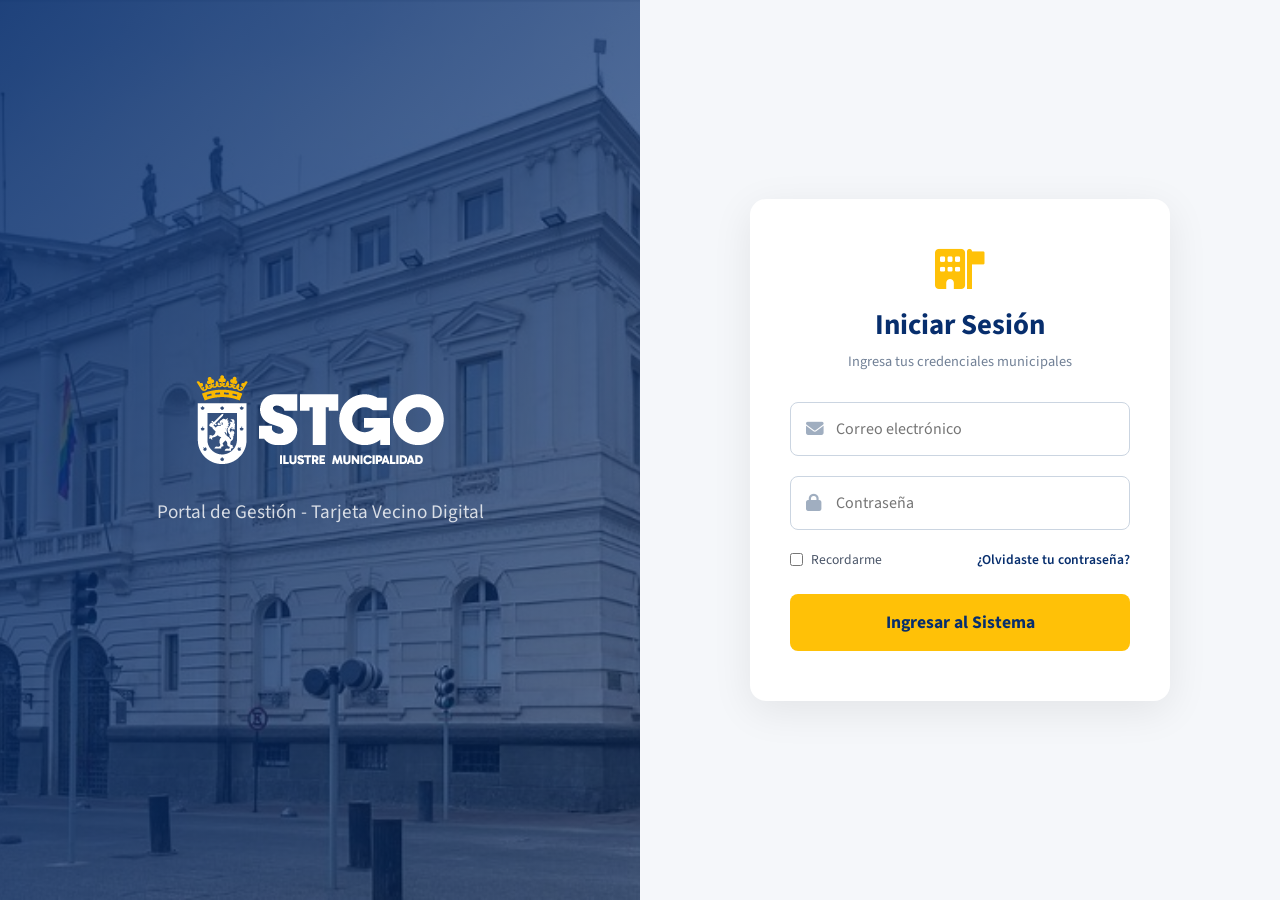
<file: vistas/admin.html>
<!DOCTYPE html>
<html lang="es">
<head>
    <meta charset="UTF-8">
    <meta name="viewport" content="width=device-width, initial-scale=1.0">
    <title>Panel de Administración | MuniSTGO</title>
    <link rel="preconnect" href="https://fonts.googleapis.com">
    <link rel="preconnect" href="https://fonts.gstatic.com" crossorigin>
    <link href="https://fonts.googleapis.com/css2?family=Source+Sans+3:wght@400;600;700&display=swap" rel="stylesheet">
    <link rel="stylesheet" href="https://cdnjs.cloudflare.com/ajax/libs/font-awesome/6.4.0/css/all.min.css">
    <link rel="stylesheet" href="../css/administrador.css">
</head>
<body class="admin-body">

    <div class="admin-wrapper">
        
        <aside class="admin-sidebar">
            <div class="sidebar-logo">
                <i class="fa-solid fa-building-flag"></i>
                <h2><img src="../img/imagen_0.png" alt="Logo" style="height: 30px; width: auto;"></h2>
                <span>Portal Administrativo</span>
            </div>

            <nav class="sidebar-nav">
                <ul>
                    <li><a href="#" class="nav-link active" data-target="seccion-inicio"><i class="fa-solid fa-house"></i> Inicio</a></li>
                </ul>

                <p class="nav-title">Gestión de Tarjetas</p>
                <ul>
                    <li><a href="#" class="nav-link" data-target="seccion-crear-tarjeta"><i class="fa-solid fa-id-card"></i> Crear Tarjeta Vecino</a></li>
                    <li><a href="#" class="nav-link" data-target="seccion-lista-tarjetas"><i class="fa-solid fa-list-check"></i> Listado de Tarjetas</a></li>
                </ul>

                <p class="nav-title">Gestión de Vecinos</p>
                <ul>
                    <li><a href="#" class="nav-link" data-target="seccion-crear-usuario"><i class="fa-solid fa-user-plus"></i> Crear Usuario/Vecino</a></li>
                    <li><a href="#" class="nav-link" data-target="seccion-lista-usuarios"><i class="fa-solid fa-users"></i> Directorio de Vecinos</a></li>
                </ul>
                 <p class="nav-title">Seguridad</p>
                <ul>
                    <li><a href="#" class="nav-link" data-target="seccion-auditoria"><i class="fa-solid fa-list-check"></i> Registro de Auditoría</a></li>
                </ul>    
            </nav>

            <div class="sidebar-footer">
                <a href="login.html" class="btn-logout"><i class="fa-solid fa-arrow-right-from-bracket"></i> Cerrar Sesión</a>
            </div>
        </aside>

        <main class="admin-main">
            
            <header class="main-header-admin">
                <div class="header-search">
                    <i class="fa-solid fa-magnifying-glass"></i>
                    <input type="text" placeholder="Buscar por RUT o Nombre...">
                </div>
                <div class="header-user">
                    <span class="user-role">Administrador Sistema</span>
                    <div class="user-avatar"><i class="fa-solid fa-user-tie"></i></div>
                </div>
            </header>

            <div class="content-area">

                <section class="admin-section active-section" id="seccion-inicio">
                    <div class="section-intro">
                        <h2>Panel de Administración</h2>
                        <p>Bienvenido al portal de gestión municipal</p>
                    </div>

                    <div class="stats-grid">
                        <div class="stat-card">
                            <div class="stat-icon blue"><i class="fa-solid fa-users"></i></div>
                            <div class="stat-info">
                                <span class="stat-title">Usuarios Registrados</span>
                                <strong class="stat-value">1,245</strong>
                                <span class="stat-desc"><i class="fa-solid fa-arrow-trend-up"></i> +12% este mes</span>
                            </div>
                        </div>
                        <div class="stat-card">
                            <div class="stat-icon green"><i class="fa-solid fa-id-card"></i></div>
                            <div class="stat-info">
                                <span class="stat-title">Tarjetas Activas</span>
                                <strong class="stat-value">856</strong>
                                <span class="stat-desc"><i class="fa-solid fa-arrow-trend-up"></i> +5% este mes</span>
                            </div>
                        </div>
                        <div class="stat-card">
                            <div class="stat-icon yellow"><i class="fa-solid fa-gift"></i></div>
                            <div class="stat-info">
                                <span class="stat-title">Beneficios Activos</span>
                                <strong class="stat-value">42</strong>
                                <span class="stat-desc text-muted">Nuevos convenios</span>
                            </div>
                        </div>
                        <div class="stat-card">
                            <div class="stat-icon red"><i class="fa-solid fa-file-signature"></i></div>
                            <div class="stat-info">
                                <span class="stat-title">Consultas Hoy</span>
                                <strong class="stat-value">128</strong>
                                <span class="stat-desc text-muted">En tiempo real</span>
                            </div>
                        </div>
                    </div>
                </section>

                <section class="admin-section" id="seccion-crear-tarjeta" style="display: none;">
                    <div class="admin-card">
                        <div class="card-header">
                            <div class="card-icon"><i class="fa-solid fa-id-card"></i></div>
                            <div>
                                <h3>Generar Nueva Tarjeta Vecino</h3>
                                <p>Complete los datos para emitir una nueva credencial digital.</p>
                            </div>
                        </div>

                        <form class="admin-form" id="form-crear-tarjeta">
                            <div class="form-grid-2">
                                <div class="input-group">
                                    <label for="tarjeta-rut">RUT del Vecino <span class="required">*</span></label>
                                    <input type="text" id="tarjeta-rut" placeholder="Ej: 12345678-9" required>
                                </div>
                                <div class="input-group">
                                    <label for="tarjeta-telefono">Teléfono (Opcional)</label>
                                    <input type="tel" id="tarjeta-telefono" placeholder="Ej: +56 9 1234 5678">
                                </div>
                                <div class="input-group">
                                    <label for="tarjeta-nombres">Nombres <span class="required">*</span></label>
                                    <input type="text" id="tarjeta-nombres" placeholder="Ingrese nombres" required>
                                </div>
                                <div class="input-group">
                                    <label for="tarjeta-apellidos">Apellidos <span class="required">*</span></label>
                                    <input type="text" id="tarjeta-apellidos" placeholder="Ingrese apellidos" required>
                                </div>
                            </div>
                            <div class="form-actions">
                                <button type="button" class="btn-secondary">Cancelar</button>
                                <button type="submit" class="btn-primary"><i class="fa-solid fa-save"></i> Generar Tarjeta</button>
                            </div>
                        </form>
                    </div>
                </section>

                <section class="admin-section" id="seccion-crear-usuario" style="display: none;">
                    <div class="admin-card">
                        <div class="card-header">
                            <div class="card-icon"><i class="fa-solid fa-user-plus"></i></div>
                            <div>
                                <h3>Registrar Nuevo Usuario/Vecino</h3>
                                <p>Inscripción de un nuevo residente en la base de datos municipal.</p>
                            </div>
                        </div>

                        <form class="admin-form" id="form-crear-usuario">
                            <div class="form-grid-2">
                                <div class="input-group">
                                    <label for="vecino-rut">RUT <span class="required">*</span></label>
                                    <input type="text" id="vecino-rut" placeholder="Ej: 12345678-9" required>
                                </div>
                                <div class="input-group">
                                    <label for="vecino-fecha-nac">Fecha de Nacimiento <span class="required">*</span></label>
                                    <input type="date" id="vecino-fecha-nac" required>
                                </div>
                                <div class="input-group">
                                    <label for="vecino-nombres">Nombres <span class="required">*</span></label>
                                    <input type="text" id="vecino-nombres" placeholder="Ingrese nombres" required>
                                </div>
                                <div class="input-group">
                                    <label for="vecino-apellidos">Apellidos <span class="required">*</span></label>
                                    <input type="text" id="vecino-apellidos" placeholder="Ingrese apellidos" required>
                                </div>
                            </div>

                            <hr class="form-divider">

                            <div class="form-grid-2">
                                <div class="input-group span-2">
                                    <label for="vecino-direccion">Dirección de Residencia <span class="required">*</span></label>
                                    <input type="text" id="vecino-direccion" placeholder="Calle, Avenida, Pasaje..." required>
                                </div>
                                <div class="input-group">
                                    <label for="vecino-numero">Número de Dirección <span class="required">*</span></label>
                                    <input type="text" id="vecino-numero" placeholder="Ej: 1234" required>
                                </div>
                                <div class="input-group">
                                    <label for="vecino-telefono">Teléfono de Contacto <span class="required">*</span></label>
                                    <input type="tel" id="vecino-telefono" placeholder="Ej: +56 9 1234 5678" required>
                                </div>
                                
                                <div class="input-group">
                                    <label for="vecino-email">Correo Electrónico <span class="required">*</span></label>
                                    <input type="email" id="vecino-email" placeholder="ejemplo@correo.com" required>
                                </div>
                                
                                <div class="input-group">
                                    <label for="vecino-serial">Número de Serie <span class="required">*</span></label>
                                    <input type="text" id="vecino-serial" placeholder="Ej: SN-123456" required>
                                </div>
                            </div>

                            <div class="form-actions">
                                <button type="button" class="btn-secondary">Limpiar Formulario</button>
                                <button type="submit" class="btn-primary"><i class="fa-solid fa-user-check"></i> Registrar Vecino</button>
                            </div>
                        </form>
                    </div>
                </section>

                <section class="admin-section" id="seccion-lista-tarjetas" style="display: none;">
                    <h2>Listado de Tarjetas</h2><p>Módulo en construcción...</p>
                </section>
                
                <section class="admin-section" id="seccion-lista-usuarios" style="display: none;">
                    <div class="admin-card">
                        <div class="card-header">
                            <div class="card-icon"><i class="fa-solid fa-users"></i></div>
                            <div>
                                <h3>Directorio de Vecinos</h3>
                                <p>Consulta, edita o elimina vecinos registrados.</p>
                            </div>
                        </div>

                        <!-- Buscador dentro del módulo -->
                        <div class="tabla-search-bar">
                            <i class="fa-solid fa-magnifying-glass"></i>
                            <input type="text" id="buscar-vecino-tabla" placeholder="Buscar por RUT o nombre...">
                        </div>

                        <!-- Tabla de vecinos -->
                        <div class="tabla-wrapper">
                            <table class="tabla-vecinos">
                                <thead>
                                    <tr>
                                        <th>RUT</th>
                                        <th>Nombre Completo</th>
                                        <th>Email</th>
                                        <th>Teléfono</th>
                                        <th>Dirección</th>
                                        <th>Acciones</th>
                                    </tr>
                                </thead>
                                <tbody id="tbody-vecinos">
                                    <tr><td colspan="6" class="tabla-loading">Cargando vecinos...</td></tr>
                                </tbody>
                            </table>
                        </div>
                    </div>

                    <!-- Modal de Edición -->
                    <div class="modal-overlay" id="modal-editar" style="display:none;">
                        <div class="modal-box">
                            <div class="modal-header">
                                <h3><i class="fa-solid fa-user-pen"></i> Editar Vecino</h3>
                                <button class="modal-close" id="btn-cerrar-modal"><i class="fa-solid fa-xmark"></i></button>
                            </div>
                            <form class="admin-form" id="form-editar-vecino">
                                <input type="hidden" id="edit-rut-original">
                                <div class="form-grid-2">
                                    <div class="input-group">
                                        <label for="edit-rut">RUT</label>
                                        <input type="text" id="edit-rut" disabled>
                                    </div>
                                    <div class="input-group">
                                        <label for="edit-fecha-nac">Fecha de Nacimiento</label>
                                        <input type="date" id="edit-fecha-nac">
                                    </div>
                                    <div class="input-group">
                                        <label for="edit-nombres">Nombres <span class="required">*</span></label>
                                        <input type="text" id="edit-nombres" required>
                                    </div>
                                    <div class="input-group">
                                        <label for="edit-apellidos">Apellidos <span class="required">*</span></label>
                                        <input type="text" id="edit-apellidos" required>
                                    </div>
                                    <div class="input-group span-2">
                                        <label for="edit-direccion">Dirección</label>
                                        <input type="text" id="edit-direccion">
                                    </div>
                                    <div class="input-group">
                                        <label for="edit-numero">Número</label>
                                        <input type="text" id="edit-numero">
                                    </div>
                                    <div class="input-group">
                                        <label for="edit-telefono">Teléfono</label>
                                        <input type="tel" id="edit-telefono">
                                    </div>
                                    <div class="input-group span-2">
                                        <label for="edit-email">Email</label>
                                        <input type="email" id="edit-email">
                                    </div>
                                </div>
                                <div class="form-actions">
                                    <button type="button" class="btn-secondary" id="btn-cancelar-modal">Cancelar</button>
                                    <button type="submit" class="btn-primary"><i class="fa-solid fa-save"></i> Guardar Cambios</button>
                                </div>
                            </form>
                        </div>
                    </div>
                </section>
                <!-- SECCIÓN DE AUDITORÍA (ACTUALIZADA) -->
                <section class="admin-section" id="seccion-auditoria" style="display: none; padding: 20px;">
                    <div class="admin-card">
                        <div class="card-header">
                            <div class="card-icon"><i class="fa-solid fa-shield-halved"></i></div>
                            <div>
                                <h3>Registro de Auditoría</h3>
                                <p>Historial de acciones y canjes realizados en el sistema.</p>
                            </div>
                        </div>
                        
                        <div style="overflow-x: auto; margin-top: 20px;">
                            <table border="1" style="width: 100%; text-align: left; border-collapse: collapse;">
                                <thead>
                                    <tr style="background-color: #f8f9fa;">
                                        <th style="padding: 12px; border-bottom: 2px solid #dee2e6;">Fecha</th>
                                        <th style="padding: 12px; border-bottom: 2px solid #dee2e6;">Tabla Afectada</th>
                                        <th style="padding: 12px; border-bottom: 2px solid #dee2e6;">Acción Realizada</th>
                                        <th style="padding: 12px; border-bottom: 2px solid #dee2e6;">Descripción</th>
                                        <th style="padding: 12px; border-bottom: 2px solid #dee2e6;">Usuario</th>
                                    </tr>
                                </thead>
                                <tbody id="cuerpo-tabla-auditoria">
                                    <tr>
                                        <td colspan="5" style="padding: 15px; text-align: center; color: #6c757d;">Cargando datos de auditoría...</td>
                                    </tr>
                                </tbody>
                            </table>
                        </div>
                    </div>
                </section>
            </div>
        </main>
    </div>

    <script src="../js/auth.js"></script>
    <script src="../js/admin.js"></script>
</body>
</html>
</file>
<file: css/administrador.css>
:root {
    --primary-blue: #072E6D;
    --secondary-yellow: #FFC107;
    --tertiary-yellow: #FCB600;
    --dark-text: #2D3748;
    --gray-text: #718096;
    --light-bg: #F4F7FE;
    --white: #FFFFFF;
    --border-color: #E2E8F0;
    --danger: #E53E3E;
    
    /* Colores para las tarjetas de estadísticas */
    --stat-blue: #3182ce;
    --stat-green: #38a169;
    --stat-yellow: #d69e2e;
    --stat-red: #e53e3e;
}

* {
    margin: 0;
    padding: 0;
    box-sizing: border-box;
    font-family: 'Source Sans 3', sans-serif;
}

.admin-body {
    background-color: var(--light-bg);
    color: var(--dark-text);
    height: 100vh;
    overflow: hidden;
}

.admin-wrapper {
    display: flex;
    height: 100vh;
}

.admin-sidebar {
    width: 280px;
    background-color: var(--primary-blue);
    color: var(--white);
    display: flex;
    flex-direction: column;
    box-shadow: 4px 0 15px rgba(0,0,0,0.05);
    z-index: 10;
}

.sidebar-logo {
    padding: 30px 20px;
    text-align: center;
    border-bottom: 1px solid rgba(255,255,255,0.1);
}

.sidebar-logo i { font-size: 2.5rem; color: var(--secondary-yellow); margin-bottom: 10px; }
.sidebar-logo h2 { font-size: 1.5rem; letter-spacing: 1px; }
.sidebar-logo span { font-size: 0.8rem; color: rgba(255,255,255,0.7); text-transform: uppercase; letter-spacing: 1px; }

.sidebar-nav {
    flex: 1;
    padding: 20px 0;
    overflow-y: auto;
}

.nav-title {
    font-size: 0.75rem;
    color: rgba(255,255,255,0.5);
    text-transform: uppercase;
    letter-spacing: 1px;
    margin: 15px 20px 5px;
    font-weight: 700;
}

.sidebar-nav ul { list-style: none; }

.sidebar-nav a {
    display: flex;
    align-items: center;
    gap: 12px;
    padding: 12px 20px;
    color: #cbd5e1;
    text-decoration: none;
    font-size: 0.95rem;
    transition: all 0.3s ease;
}

.sidebar-nav a i { font-size: 1.1rem; width: 20px; text-align: center; }

.sidebar-nav a:hover, .sidebar-nav a.active {
    background-color: rgba(255,255,255,0.1);
    color: var(--white);
    border-left: 4px solid var(--secondary-yellow);
}

.sidebar-footer { padding: 20px; border-top: 1px solid rgba(255,255,255,0.1); }

.btn-logout {
    display: flex;
    align-items: center;
    gap: 10px;
    color: #cbd5e1;
    text-decoration: none;
    transition: color 0.3s;
}
.btn-logout:hover { color: var(--secondary-yellow); }

.admin-main {
    flex: 1;
    display: flex;
    flex-direction: column;
    overflow-y: auto;
}

.main-header-admin {
    background-color: var(--white);
    height: 70px;
    min-height: 70px;
    padding: 0 40px;
    display: flex;
    justify-content: space-between;
    align-items: center;
    box-shadow: 0 2px 10px rgba(0,0,0,0.02);
    z-index: 5;
}

.header-search { position: relative; width: 300px; }
.header-search i { position: absolute; left: 15px; top: 50%; transform: translateY(-50%); color: var(--gray-text); }
.header-search input {
    width: 100%; padding: 10px 10px 10px 40px; border: 1px solid var(--border-color);
    border-radius: 20px; background-color: var(--light-bg); outline: none;
}
.header-search input:focus { border-color: var(--primary-blue); }

.header-user { display: flex; align-items: center; gap: 15px; }
.user-role { font-size: 0.9rem; font-weight: 600; color: var(--gray-text); }
.user-avatar { width: 40px; height: 40px; background-color: var(--primary-blue); color: var(--secondary-yellow); border-radius: 50%; display: flex; align-items: center; justify-content: center; font-size: 1.2rem; }

.content-area {
    padding: 40px;
    max-width: 1200px;
    margin: 0 auto;
    width: 100%;
}

/* Animación sutil al cambiar de pestaña */
.admin-section { animation: fadeIn 0.3s ease; }
@keyframes fadeIn {
    from { opacity: 0; transform: translateY(10px); }
    to { opacity: 1; transform: translateY(0); }
}

.section-intro { margin-bottom: 30px; }
.section-intro h2 { color: var(--primary-blue); font-size: 1.8rem; margin-bottom: 5px; }
.section-intro p { color: var(--gray-text); font-size: 1rem; }

.stats-grid {
    display: grid;
    grid-template-columns: repeat(auto-fit, minmax(240px, 1fr));
    gap: 24px;
}

.stat-card {
    background: var(--white);
    padding: 24px;
    border-radius: 12px;
    box-shadow: 0 4px 20px rgba(0,0,0,0.04);
    display: flex;
    align-items: center;
    gap: 20px;
    border: 1px solid var(--border-color);
    transition: transform 0.2s;
}

.stat-card:hover { transform: translateY(-3px); }

.stat-icon {
    width: 60px;
    height: 60px;
    border-radius: 50%;
    display: flex;
    align-items: center;
    justify-content: center;
    font-size: 1.5rem;
}

.stat-icon.blue { background: rgba(49, 130, 206, 0.1); color: var(--stat-blue); }
.stat-icon.green { background: rgba(56, 161, 105, 0.1); color: var(--stat-green); }
.stat-icon.yellow { background: rgba(214, 158, 46, 0.1); color: var(--stat-yellow); }
.stat-icon.red { background: rgba(229, 62, 62, 0.1); color: var(--stat-red); }

.stat-info { display: flex; flex-direction: column; }
.stat-title { font-size: 0.85rem; color: var(--gray-text); font-weight: 600; text-transform: uppercase; letter-spacing: 0.5px; }
.stat-value { font-size: 1.8rem; color: var(--dark-text); font-weight: 700; line-height: 1.2; }
.stat-desc { font-size: 0.8rem; font-weight: 600; margin-top: 4px; }
.stat-desc i { margin-right: 4px; }

/* Colores para el texto secundario de estadísticas */
.stat-card:nth-child(1) .stat-desc { color: var(--stat-green); }
.stat-card:nth-child(2) .stat-desc { color: var(--stat-green); }
.text-muted { color: #a0aec0 !important; font-weight: 400 !important; }

.admin-card {
    background: var(--white);
    border-radius: 12px;
    box-shadow: 0 4px 20px rgba(0,0,0,0.04);
    padding: 30px;
    border: 1px solid var(--border-color);
}

.card-header {
    display: flex;
    align-items: center;
    gap: 15px;
    margin-bottom: 30px;
    padding-bottom: 20px;
    border-bottom: 1px solid var(--border-color);
}

.card-icon {
    width: 50px;
    height: 50px;
    background-color: rgba(7, 46, 109, 0.1);
    color: var(--primary-blue);
    border-radius: 10px;
    display: flex;
    align-items: center;
    justify-content: center;
    font-size: 1.5rem;
}

.card-header h3 { color: var(--primary-blue); font-size: 1.3rem; margin-bottom: 4px; }
.card-header p { color: var(--gray-text); font-size: 0.9rem; }

/* Grilla del Formulario */
.form-grid-2 {
    display: grid;
    grid-template-columns: repeat(2, 1fr);
    gap: 20px 25px;
}

.span-2 { grid-column: span 2; }

.input-group { display: flex; flex-direction: column; gap: 8px; }
.input-group label { font-size: 0.9rem; font-weight: 600; color: var(--dark-text); }
.required { color: var(--danger); margin-left: 2px; }

.input-group input {
    padding: 12px 15px;
    border: 1px solid var(--border-color);
    border-radius: 8px;
    font-size: 0.95rem;
    color: var(--dark-text);
    transition: all 0.3s;
}

.input-group input:focus {
    border-color: var(--primary-blue);
    outline: none;
    box-shadow: 0 0 0 3px rgba(7, 46, 109, 0.1);
}

.form-divider { border: 0; height: 1px; background-color: var(--border-color); margin: 25px 0; }

/* Botones de acción del formulario */
.form-actions {
    display: flex;
    justify-content: flex-end;
    gap: 15px;
    margin-top: 30px;
    padding-top: 20px;
    border-top: 1px solid var(--border-color);
}

.btn-primary, .btn-secondary {
    padding: 12px 24px;
    border-radius: 8px;
    font-weight: 600;
    font-size: 0.95rem;
    cursor: pointer;
    transition: all 0.3s;
    display: flex;
    align-items: center;
    gap: 8px;
    border: none;
}

.btn-primary { background-color: var(--primary-blue); color: var(--white); }
.btn-primary:hover { background-color: var(--secondary-yellow); color: var(--primary-blue); }

.btn-secondary { background-color: transparent; color: var(--gray-text); border: 1px solid var(--border-color); }
.btn-secondary:hover { background-color: var(--light-bg); color: var(--dark-text); }

/* --- RESPONSIVIDAD --- */
@media (max-width: 992px) {
    .form-grid-2 { grid-template-columns: 1fr; }
    .span-2 { grid-column: span 1; }
}

@media (max-width: 768px) {
    .admin-sidebar { display: none; }
    .content-area { padding: 20px; }
}

/* ── TABLA DE VECINOS ─────────────────────────────────────────── */
.tabla-search-bar {
    position: relative;
    margin-bottom: 20px;
}
.tabla-search-bar i {
    position: absolute;
    left: 14px;
    top: 50%;
    transform: translateY(-50%);
    color: var(--gray-text);
}
.tabla-search-bar input {
    width: 100%;
    max-width: 380px;
    padding: 10px 10px 10px 38px;
    border: 1px solid var(--border-color);
    border-radius: 8px;
    font-size: 0.95rem;
    outline: none;
    transition: border-color 0.2s;
}
.tabla-search-bar input:focus { border-color: var(--primary-blue); }

.tabla-wrapper {
    overflow-x: auto;
}
.tabla-vecinos {
    width: 100%;
    border-collapse: collapse;
    font-size: 0.9rem;
}
.tabla-vecinos thead tr {
    background-color: var(--primary-blue);
    color: var(--white);
}
.tabla-vecinos th {
    padding: 13px 16px;
    text-align: left;
    font-weight: 600;
    font-size: 0.82rem;
    text-transform: uppercase;
    letter-spacing: 0.5px;
    white-space: nowrap;
}
.tabla-vecinos td {
    padding: 12px 16px;
    border-bottom: 1px solid var(--border-color);
    color: var(--dark-text);
    vertical-align: middle;
}
.tabla-vecinos tbody tr:hover { background-color: #f8faff; }
.tabla-loading {
    text-align: center;
    padding: 40px !important;
    color: var(--gray-text);
}
.tabla-error { color: var(--danger) !important; }

.acciones-celda {
    display: flex;
    gap: 8px;
    align-items: center;
}
.btn-accion {
    width: 34px;
    height: 34px;
    border: none;
    border-radius: 8px;
    cursor: pointer;
    display: flex;
    align-items: center;
    justify-content: center;
    font-size: 0.9rem;
    transition: all 0.2s;
}
.btn-editar {
    background-color: rgba(49, 130, 206, 0.1);
    color: var(--stat-blue);
}
.btn-editar:hover {
    background-color: var(--stat-blue);
    color: var(--white);
}
.btn-eliminar {
    background-color: rgba(229, 62, 62, 0.1);
    color: var(--stat-red);
}
.btn-eliminar:hover {
    background-color: var(--stat-red);
    color: var(--white);
}

.modal-overlay {
    position: fixed;
    inset: 0;
    background: rgba(0, 0, 0, 0.45);
    z-index: 1000;
    display: flex;
    align-items: center;
    justify-content: center;
    padding: 20px;
}
.modal-box {
    background: var(--white);
    border-radius: 14px;
    width: 100%;
    max-width: 680px;
    max-height: 90vh;
    overflow-y: auto;
    box-shadow: 0 20px 60px rgba(0,0,0,0.2);
    animation: fadeIn 0.2s ease;
}
.modal-header {
    display: flex;
    justify-content: space-between;
    align-items: center;
    padding: 22px 28px;
    border-bottom: 1px solid var(--border-color);
}
.modal-header h3 {
    color: var(--primary-blue);
    font-size: 1.2rem;
    display: flex;
    align-items: center;
    gap: 10px;
}
.modal-close {
    background: none;
    border: none;
    font-size: 1.2rem;
    cursor: pointer;
    color: var(--gray-text);
    padding: 4px 8px;
    border-radius: 6px;
    transition: background 0.2s;
}
.modal-close:hover { background: var(--light-bg); color: var(--dark-text); }
.modal-box .admin-form { padding: 24px 28px; }
</file>
<file: css/login.css>
/* 1. Variables Globales (Heredadas de la marca MuniSTGO) */
:root {
    --primary-blue: #072E6D;
    --secondary-yellow: #FFC107;
    --tertiary-yellow: #FCB600;
    --dark-text: #52594A;
    --white: #FFFFFF;
    --light-bg: #F5F7FA;
}

* {
    margin: 0;
    padding: 0;
    box-sizing: border-box;
    font-family: 'Source Sans 3', sans-serif;
    color: var(--dark-text);
}

/* 2. Pantalla de Login (Split Screen) */
.login-body {
    background-color: var(--light-bg);
    height: 100vh;
    overflow: hidden;
}

.login-wrapper {
    display: flex;
    height: 100vh;
    width: 100vw;
}

/* Mitad Izquierda (Imagen) */
.login-side-image {
    flex: 1; 
    background-image: url('../img/munstgo.jpeg'); 
    background-size: cover;
    background-position: center;
    position: relative;
    display: none; 
}

@media (min-width: 768px) {
    .login-side-image {
        display: block;
    }
}

.login-overlay {
    position: absolute;
    top: 0; left: 0; right: 0; bottom: 0;
    background: linear-gradient(135deg, rgba(7,46,109,0.9) 0%, rgba(7,46,109,0.5) 100%);
    display: flex;
    align-items: center;
    justify-content: center;
}

.login-overlay-text {
    text-align: center;
    color: var(--white);
    padding: 40px;
}

.login-overlay-text h1 {
    font-size: 3.5rem;
    margin-bottom: 10px;
    text-shadow: 0 2px 10px rgba(0,0,0,0.3);
    color: var(--white);
}

.login-overlay-text p {
    font-size: 1.2rem;
    color: rgba(255,255,255,0.8);
}

/* Mitad Derecha (Formulario) */
.login-side-form {
    flex: 1; 
    display: flex;
    align-items: center;
    justify-content: center;
    background-color: var(--light-bg);
}

.login-card {
    background: var(--white);
    padding: 50px 40px;
    border-radius: 16px;
    box-shadow: 0 10px 40px rgba(0,0,0,0.08);
    width: 100%;
    max-width: 420px;
}

.login-header-logo {
    text-align: center;
    margin-bottom: 30px;
}

.login-header-logo h2 {
    color: var(--primary-blue);
    font-size: 1.8rem;
    margin-top: 15px;
    margin-bottom: 5px;
}

.login-header-logo p {
    color: #718096;
    font-size: 0.9rem;
}

/* Inputs con Íconos Internos */
.input-with-icon {
    position: relative;
    margin-bottom: 20px;
}

.input-with-icon i {
    position: absolute;
    top: 50%;
    left: 16px;
    transform: translateY(-50%);
    color: #a0aec0;
    font-size: 1.1rem;
    transition: color 0.3s;
}

.input-with-icon input {
    width: 100%;
    padding: 15px 15px 15px 45px; 
    border: 1px solid #cbd5e1;
    border-radius: 8px;
    font-size: 1rem;
    outline: none;
    transition: all 0.3s ease;
}

.input-with-icon input:focus {
    border-color: var(--primary-blue);
    box-shadow: 0 0 0 3px rgba(7, 46, 109, 0.1);
}

.input-with-icon input:focus + i, 
.input-with-icon input:not(:placeholder-shown) ~ i {
    color: var(--primary-blue); 
}

/* Opciones de Login */
.login-options {
    display: flex;
    justify-content: space-between;
    align-items: center;
    margin-bottom: 25px;
    font-size: 0.85rem;
}

.login-options label {
    display: flex;
    align-items: center;
    gap: 8px;
    cursor: pointer;
    color: #4a5568;
}

.forgot-pass {
    color: var(--primary-blue);
    font-weight: 600;
    text-decoration: none;
}

.forgot-pass:hover {
    color: var(--tertiary-yellow);
    text-decoration: underline;
}

.btn-primary {
    background-color: var(--secondary-yellow);
    color: var(--primary-blue);
    border: none;
    font-weight: 700;
    cursor: pointer;
    transition: background-color 0.2s ease;
}

.btn-primary:hover {
    background-color: var(--tertiary-yellow);
}

.btn-login {
    width: 100%;
    padding: 16px;
    font-size: 1.1rem;
    border-radius: 8px;
}
</file>
<file: Frontend-Tarjeta-vecino/css/administrador.css>
:root {
    --primary-blue: #072E6D;
    --secondary-yellow: #FFC107;
    --tertiary-yellow: #FCB600;
    --dark-text: #2D3748;
    --gray-text: #718096;
    --light-bg: #F4F7FE;
    --white: #FFFFFF;
    --border-color: #E2E8F0;
    --danger: #E53E3E;
    
    /* Colores para las tarjetas de estadísticas */
    --stat-blue: #3182ce;
    --stat-green: #38a169;
    --stat-yellow: #d69e2e;
    --stat-red: #e53e3e;
}

* {
    margin: 0;
    padding: 0;
    box-sizing: border-box;
    font-family: 'Source Sans 3', sans-serif;
}

.admin-body {
    background-color: var(--light-bg);
    color: var(--dark-text);
    height: 100vh;
    overflow: hidden;
}

.admin-wrapper {
    display: flex;
    height: 100vh;
}

.admin-sidebar {
    width: 280px;
    background-color: var(--primary-blue);
    color: var(--white);
    display: flex;
    flex-direction: column;
    box-shadow: 4px 0 15px rgba(0,0,0,0.05);
    z-index: 10;
}

.sidebar-logo {
    padding: 30px 20px;
    text-align: center;
    border-bottom: 1px solid rgba(255,255,255,0.1);
}

.sidebar-logo i { font-size: 2.5rem; color: var(--secondary-yellow); margin-bottom: 10px; }
.sidebar-logo h2 { font-size: 1.5rem; letter-spacing: 1px; }
.sidebar-logo span { font-size: 0.8rem; color: rgba(255,255,255,0.7); text-transform: uppercase; letter-spacing: 1px; }

.sidebar-nav {
    flex: 1;
    padding: 20px 0;
    overflow-y: auto;
}

.nav-title {
    font-size: 0.75rem;
    color: rgba(255,255,255,0.5);
    text-transform: uppercase;
    letter-spacing: 1px;
    margin: 15px 20px 5px;
    font-weight: 700;
}

.sidebar-nav ul { list-style: none; }

.sidebar-nav a {
    display: flex;
    align-items: center;
    gap: 12px;
    padding: 12px 20px;
    color: #cbd5e1;
    text-decoration: none;
    font-size: 0.95rem;
    transition: all 0.3s ease;
}

.sidebar-nav a i { font-size: 1.1rem; width: 20px; text-align: center; }

.sidebar-nav a:hover, .sidebar-nav a.active {
    background-color: rgba(255,255,255,0.1);
    color: var(--white);
    border-left: 4px solid var(--secondary-yellow);
}

.sidebar-footer { padding: 20px; border-top: 1px solid rgba(255,255,255,0.1); }

.btn-logout {
    display: flex;
    align-items: center;
    gap: 10px;
    color: #cbd5e1;
    text-decoration: none;
    transition: color 0.3s;
}
.btn-logout:hover { color: var(--secondary-yellow); }

.admin-main {
    flex: 1;
    display: flex;
    flex-direction: column;
    overflow-y: auto;
}

.main-header-admin {
    background-color: var(--white);
    height: 70px;
    min-height: 70px;
    padding: 0 40px;
    display: flex;
    justify-content: space-between;
    align-items: center;
    box-shadow: 0 2px 10px rgba(0,0,0,0.02);
    z-index: 5;
}

.header-search { position: relative; width: 300px; }
.header-search i { position: absolute; left: 15px; top: 50%; transform: translateY(-50%); color: var(--gray-text); }
.header-search input {
    width: 100%; padding: 10px 10px 10px 40px; border: 1px solid var(--border-color);
    border-radius: 20px; background-color: var(--light-bg); outline: none;
}
.header-search input:focus { border-color: var(--primary-blue); }

.header-user { display: flex; align-items: center; gap: 15px; }
.user-role { font-size: 0.9rem; font-weight: 600; color: var(--gray-text); }
.user-avatar { width: 40px; height: 40px; background-color: var(--primary-blue); color: var(--secondary-yellow); border-radius: 50%; display: flex; align-items: center; justify-content: center; font-size: 1.2rem; }

.content-area {
    padding: 40px;
    max-width: 1200px;
    margin: 0 auto;
    width: 100%;
}

/* Animación sutil al cambiar de pestaña */
.admin-section { animation: fadeIn 0.3s ease; }
@keyframes fadeIn {
    from { opacity: 0; transform: translateY(10px); }
    to { opacity: 1; transform: translateY(0); }
}

.section-intro { margin-bottom: 30px; }
.section-intro h2 { color: var(--primary-blue); font-size: 1.8rem; margin-bottom: 5px; }
.section-intro p { color: var(--gray-text); font-size: 1rem; }

.stats-grid {
    display: grid;
    grid-template-columns: repeat(auto-fit, minmax(240px, 1fr));
    gap: 24px;
}

.stat-card {
    background: var(--white);
    padding: 24px;
    border-radius: 12px;
    box-shadow: 0 4px 20px rgba(0,0,0,0.04);
    display: flex;
    align-items: center;
    gap: 20px;
    border: 1px solid var(--border-color);
    transition: transform 0.2s;
}

.stat-card:hover { transform: translateY(-3px); }

.stat-icon {
    width: 60px;
    height: 60px;
    border-radius: 50%;
    display: flex;
    align-items: center;
    justify-content: center;
    font-size: 1.5rem;
}

.stat-icon.blue { background: rgba(49, 130, 206, 0.1); color: var(--stat-blue); }
.stat-icon.green { background: rgba(56, 161, 105, 0.1); color: var(--stat-green); }
.stat-icon.yellow { background: rgba(214, 158, 46, 0.1); color: var(--stat-yellow); }
.stat-icon.red { background: rgba(229, 62, 62, 0.1); color: var(--stat-red); }

.stat-info { display: flex; flex-direction: column; }
.stat-title { font-size: 0.85rem; color: var(--gray-text); font-weight: 600; text-transform: uppercase; letter-spacing: 0.5px; }
.stat-value { font-size: 1.8rem; color: var(--dark-text); font-weight: 700; line-height: 1.2; }
.stat-desc { font-size: 0.8rem; font-weight: 600; margin-top: 4px; }
.stat-desc i { margin-right: 4px; }

/* Colores para el texto secundario de estadísticas */
.stat-card:nth-child(1) .stat-desc { color: var(--stat-green); }
.stat-card:nth-child(2) .stat-desc { color: var(--stat-green); }
.text-muted { color: #a0aec0 !important; font-weight: 400 !important; }

.admin-card {
    background: var(--white);
    border-radius: 12px;
    box-shadow: 0 4px 20px rgba(0,0,0,0.04);
    padding: 30px;
    border: 1px solid var(--border-color);
}

.card-header {
    display: flex;
    align-items: center;
    gap: 15px;
    margin-bottom: 30px;
    padding-bottom: 20px;
    border-bottom: 1px solid var(--border-color);
}

.card-icon {
    width: 50px;
    height: 50px;
    background-color: rgba(7, 46, 109, 0.1);
    color: var(--primary-blue);
    border-radius: 10px;
    display: flex;
    align-items: center;
    justify-content: center;
    font-size: 1.5rem;
}

.card-header h3 { color: var(--primary-blue); font-size: 1.3rem; margin-bottom: 4px; }
.card-header p { color: var(--gray-text); font-size: 0.9rem; }

/* Grilla del Formulario */
.form-grid-2 {
    display: grid;
    grid-template-columns: repeat(2, 1fr);
    gap: 20px 25px;
}

.span-2 { grid-column: span 2; }

.input-group { display: flex; flex-direction: column; gap: 8px; }
.input-group label { font-size: 0.9rem; font-weight: 600; color: var(--dark-text); }
.required { color: var(--danger); margin-left: 2px; }

.input-group input {
    padding: 12px 15px;
    border: 1px solid var(--border-color);
    border-radius: 8px;
    font-size: 0.95rem;
    color: var(--dark-text);
    transition: all 0.3s;
}

.input-group input:focus {
    border-color: var(--primary-blue);
    outline: none;
    box-shadow: 0 0 0 3px rgba(7, 46, 109, 0.1);
}

.form-divider { border: 0; height: 1px; background-color: var(--border-color); margin: 25px 0; }

/* Botones de acción del formulario */
.form-actions {
    display: flex;
    justify-content: flex-end;
    gap: 15px;
    margin-top: 30px;
    padding-top: 20px;
    border-top: 1px solid var(--border-color);
}

.btn-primary, .btn-secondary {
    padding: 12px 24px;
    border-radius: 8px;
    font-weight: 600;
    font-size: 0.95rem;
    cursor: pointer;
    transition: all 0.3s;
    display: flex;
    align-items: center;
    gap: 8px;
    border: none;
}

.btn-primary { background-color: var(--primary-blue); color: var(--white); }
.btn-primary:hover { background-color: var(--secondary-yellow); color: var(--primary-blue); }

.btn-secondary { background-color: transparent; color: var(--gray-text); border: 1px solid var(--border-color); }
.btn-secondary:hover { background-color: var(--light-bg); color: var(--dark-text); }

/* --- RESPONSIVIDAD --- */
@media (max-width: 992px) {
    .form-grid-2 { grid-template-columns: 1fr; }
    .span-2 { grid-column: span 1; }
}

@media (max-width: 768px) {
    .admin-sidebar { display: none; }
    .content-area { padding: 20px; }
}
</file>
<file: Frontend-Tarjeta-vecino/css/login.css>
/* 1. Variables Globales (Heredadas de la marca MuniSTGO) */
:root {
    --primary-blue: #072E6D;
    --secondary-yellow: #FFC107;
    --tertiary-yellow: #FCB600;
    --dark-text: #52594A;
    --white: #FFFFFF;
    --light-bg: #F5F7FA;
}

* {
    margin: 0;
    padding: 0;
    box-sizing: border-box;
    font-family: 'Source Sans 3', sans-serif;
    color: var(--dark-text);
}

/* 2. Pantalla de Login (Split Screen) */
.login-body {
    background-color: var(--light-bg);
    height: 100vh;
    overflow: hidden;
}

.login-wrapper {
    display: flex;
    height: 100vh;
    width: 100vw;
}

/* Mitad Izquierda (Imagen) */
.login-side-image {
    flex: 1; 
    background-image: url('../img/munstgo.jpeg'); 
    background-size: cover;
    background-position: center;
    position: relative;
    display: none; 
}

@media (min-width: 768px) {
    .login-side-image {
        display: block;
    }
}

.login-overlay {
    position: absolute;
    top: 0; left: 0; right: 0; bottom: 0;
    background: linear-gradient(135deg, rgba(7,46,109,0.9) 0%, rgba(7,46,109,0.5) 100%);
    display: flex;
    align-items: center;
    justify-content: center;
}

.login-overlay-text {
    text-align: center;
    color: var(--white);
    padding: 40px;
}

.login-overlay-text h1 {
    font-size: 3.5rem;
    margin-bottom: 10px;
    text-shadow: 0 2px 10px rgba(0,0,0,0.3);
    color: var(--white);
}

.login-overlay-text p {
    font-size: 1.2rem;
    color: rgba(255,255,255,0.8);
}

/* Mitad Derecha (Formulario) */
.login-side-form {
    flex: 1; 
    display: flex;
    align-items: center;
    justify-content: center;
    background-color: var(--light-bg);
}

.login-card {
    background: var(--white);
    padding: 50px 40px;
    border-radius: 16px;
    box-shadow: 0 10px 40px rgba(0,0,0,0.08);
    width: 100%;
    max-width: 420px;
}

.login-header-logo {
    text-align: center;
    margin-bottom: 30px;
}

.login-header-logo h2 {
    color: var(--primary-blue);
    font-size: 1.8rem;
    margin-top: 15px;
    margin-bottom: 5px;
}

.login-header-logo p {
    color: #718096;
    font-size: 0.9rem;
}

/* Inputs con Íconos Internos */
.input-with-icon {
    position: relative;
    margin-bottom: 20px;
}

.input-with-icon i {
    position: absolute;
    top: 50%;
    left: 16px;
    transform: translateY(-50%);
    color: #a0aec0;
    font-size: 1.1rem;
    transition: color 0.3s;
}

.input-with-icon input {
    width: 100%;
    padding: 15px 15px 15px 45px; 
    border: 1px solid #cbd5e1;
    border-radius: 8px;
    font-size: 1rem;
    outline: none;
    transition: all 0.3s ease;
}

.input-with-icon input:focus {
    border-color: var(--primary-blue);
    box-shadow: 0 0 0 3px rgba(7, 46, 109, 0.1);
}

.input-with-icon input:focus + i, 
.input-with-icon input:not(:placeholder-shown) ~ i {
    color: var(--primary-blue); 
}

/* Opciones de Login */
.login-options {
    display: flex;
    justify-content: space-between;
    align-items: center;
    margin-bottom: 25px;
    font-size: 0.85rem;
}

.login-options label {
    display: flex;
    align-items: center;
    gap: 8px;
    cursor: pointer;
    color: #4a5568;
}

.forgot-pass {
    color: var(--primary-blue);
    font-weight: 600;
    text-decoration: none;
}

.forgot-pass:hover {
    color: var(--tertiary-yellow);
    text-decoration: underline;
}

.btn-primary {
    background-color: var(--secondary-yellow);
    color: var(--primary-blue);
    border: none;
    font-weight: 700;
    cursor: pointer;
    transition: background-color 0.2s ease;
}

.btn-primary:hover {
    background-color: var(--tertiary-yellow);
}

.btn-login {
    width: 100%;
    padding: 16px;
    font-size: 1.1rem;
    border-radius: 8px;
}
</file>
